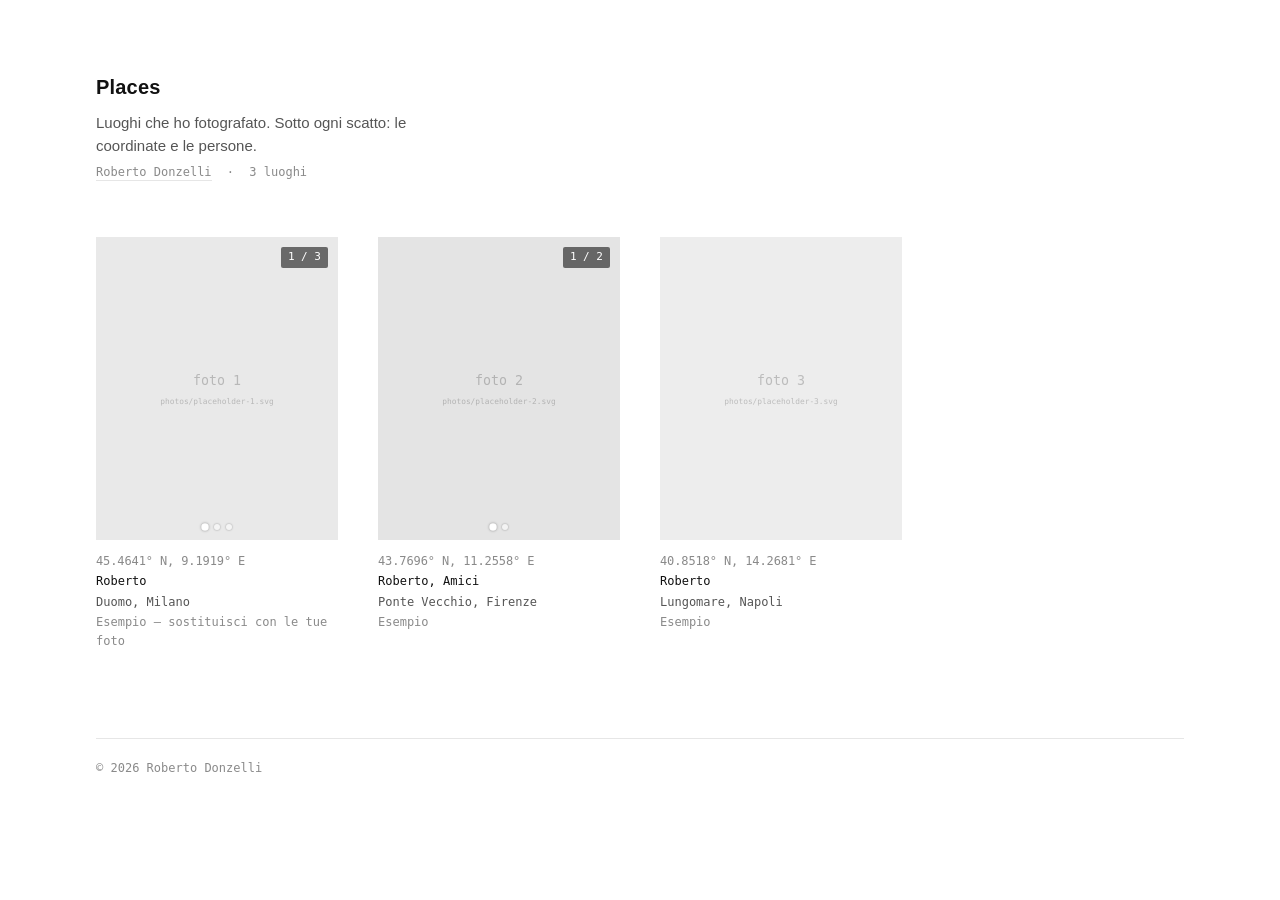
<file: index.html>
<!DOCTYPE html>
<html lang="it">
<head>
  <meta charset="UTF-8" />
  <meta name="viewport" content="width=device-width, initial-scale=1.0" />
  <title>Places — Roberto Donzelli</title>
  <meta name="description" content="Luoghi, coordinate e persone. Un archivio fotografico di Roberto Donzelli." />
  <meta name="color-scheme" content="light dark" />

  <!-- Open Graph -->
  <meta property="og:title" content="Places — Roberto Donzelli" />
  <meta property="og:description" content="Luoghi, coordinate e persone." />
  <meta property="og:type" content="website" />
  <meta property="og:url" content="https://robertodonzelli.it/places" />

  <link rel="icon" href="data:image/svg+xml,<svg xmlns='http://www.w3.org/2000/svg' viewBox='0 0 100 100'><text y='.9em' font-size='90'>📍</text></svg>" />
  <link rel="stylesheet" href="styles.css" />
</head>
<body>
  <main class="wrap">
    <header class="masthead">
      <h1>Places</h1>
      <p class="lede">
        Luoghi che ho fotografato. Sotto ogni scatto: le coordinate e le persone.
      </p>
      <p class="byline">
        <a href="https://robertodonzelli.it">Roberto Donzelli</a>
        <span class="sep">·</span>
        <span id="count" class="count"></span>
      </p>
    </header>

    <section id="grid" class="grid" aria-label="Galleria dei luoghi">
      <!-- Le miniature vengono generate da places.js a partire da data/places.json -->
    </section>

    <footer class="foot">
      <span>© <span id="year"></span> Roberto Donzelli</span>
    </footer>
  </main>

  <!-- Lightbox -->
  <div id="lightbox" class="lightbox" role="dialog" aria-modal="true" aria-hidden="true">
    <button class="lightbox__close" aria-label="Chiudi">&times;</button>
    <button class="lightbox__nav lightbox__nav--prev" aria-label="Foto precedente">&#8249;</button>
    <button class="lightbox__nav lightbox__nav--next" aria-label="Foto successiva">&#8250;</button>
    <figure class="lightbox__figure">
      <img id="lightbox-img" alt="" />
      <figcaption id="lightbox-caption" class="lightbox__caption"></figcaption>
    </figure>
  </div>

  <!-- I tuoi luoghi: modifica SOLO questo file per aggiungere foto -->
  <script src="data/places.js" defer></script>
  <script src="places.js" defer></script>
</body>
</html>
</file>
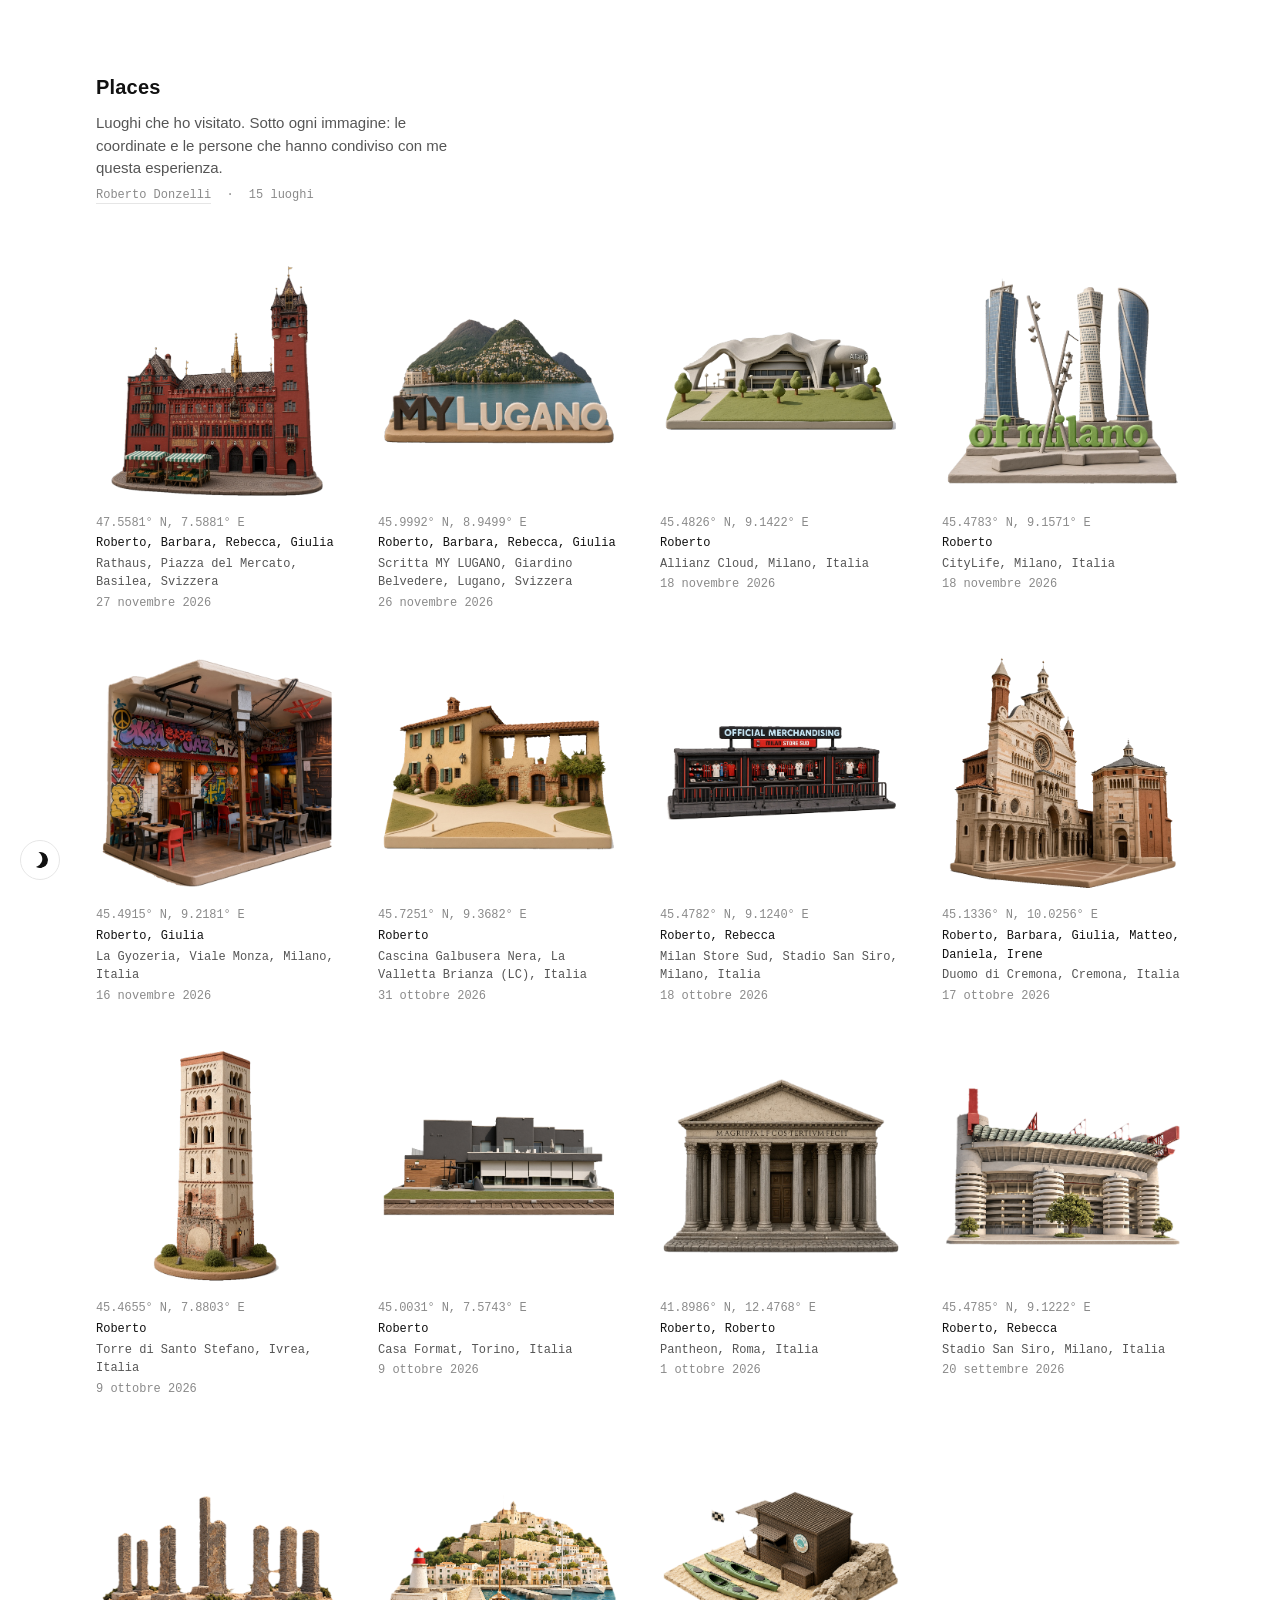
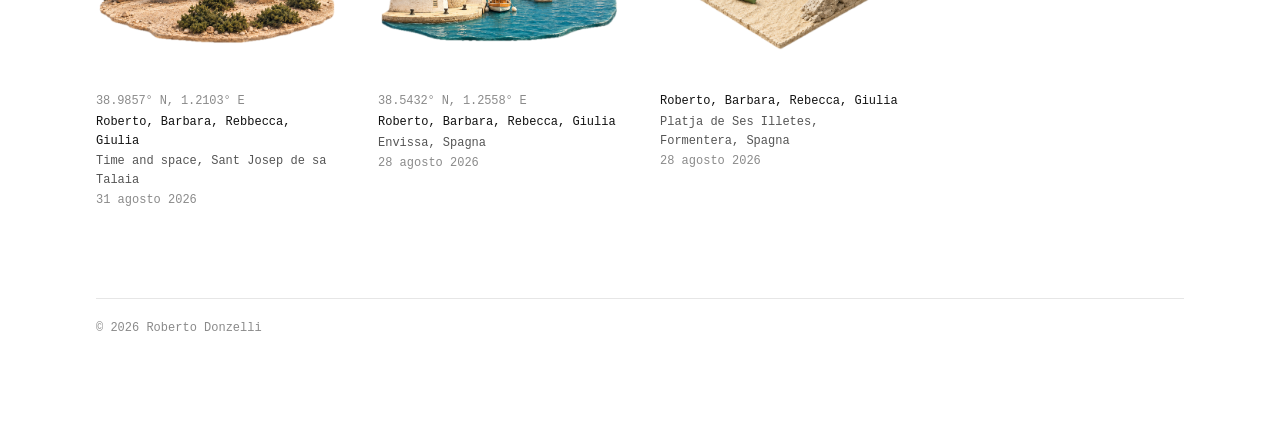
<file: places/index.html>
<!DOCTYPE html>
<html lang="it">
<head>
  <meta charset="UTF-8" />
  <meta name="viewport" content="width=device-width, initial-scale=1.0" />
  <title>Places — Roberto Donzelli</title>
  <meta name="description" content="Luoghi, coordinate e persone. Un archivio fotografico di Roberto Donzelli." />
  <meta name="color-scheme" content="light dark" />
  <script>
    // Imposta il tema prima del rendering per evitare il "lampo" (default: chiaro)
    (function () {
      var t = "light";
      try { t = localStorage.getItem("places-theme") || "light"; } catch (e) {}
      document.documentElement.setAttribute("data-theme", t === "dark" ? "dark" : "light");
    })();
  </script>

  <!-- Open Graph -->
  <meta property="og:title" content="Places — Roberto Donzelli" />
  <meta property="og:description" content="Luoghi, coordinate e persone." />
  <meta property="og:type" content="website" />
  <meta property="og:url" content="https://robertodonzelli.it/places" />

  <link rel="icon" href="data:image/svg+xml,<svg xmlns='http://www.w3.org/2000/svg' viewBox='0 0 100 100'><text y='.9em' font-size='90'>📍</text></svg>" />
  <link rel="stylesheet" href="styles.css" />
</head>
<body>
  <main class="wrap">
    <header class="masthead">
      <h1>Places</h1>
      <p class="lede">
        Luoghi che ho visitato. Sotto ogni immagine: le coordinate e le persone che hanno condiviso con me questa esperienza.
      </p>
      <p class="byline">
        <a href="https://robertodonzelli.it">Roberto Donzelli</a>
        <span class="sep">·</span>
        <span id="count" class="count"></span>
      </p>
    </header>

    <section id="grid" class="grid" aria-label="Galleria dei luoghi">
      <!-- Le miniature vengono generate da places.js a partire da data/places.json -->
    </section>

    <footer class="foot">
      <span>© <span id="year"></span> Roberto Donzelli</span>
    </footer>
  </main>

  <button id="theme-toggle" class="theme-toggle" type="button" aria-label="Cambia tema chiaro/scuro" title="Chiaro / scuro">
    <span class="theme-toggle__icon" aria-hidden="true"></span>
  </button>

  <!-- Lightbox -->
  <div id="lightbox" class="lightbox" role="dialog" aria-modal="true" aria-hidden="true">
    <button class="lightbox__close" aria-label="Chiudi">&times;</button>
    <button class="lightbox__nav lightbox__nav--prev" aria-label="Foto precedente">&#8249;</button>
    <button class="lightbox__nav lightbox__nav--next" aria-label="Foto successiva">&#8250;</button>
    <figure class="lightbox__figure">
      <img id="lightbox-img" alt="" />
      <figcaption id="lightbox-caption" class="lightbox__caption"></figcaption>
    </figure>
  </div>

  <!-- I luoghi sono in data/places.json (gestiti dal pannello /places/admin) -->
  <script src="places.js" defer></script>
</body>
</html>
</file>
<file: styles.css>
:root {
  --bg: #ffffff;
  --fg: #111111;
  --muted: #8a8a8a;
  --muted-strong: #555555;
  --line: #e6e6e6;
  --accent: #111111;
  --thumb-bg: #f3f3f3;
  --maxw: 1120px;
  --gap: 40px;
  --mono: ui-monospace, "SF Mono", "SFMono-Regular", Menlo, Consolas, "Roboto Mono", monospace;
  --sans: -apple-system, BlinkMacSystemFont, "Segoe UI", Roboto, Helvetica, Arial, sans-serif;
}

:root:not([data-theme="light"]) {
  @media (prefers-color-scheme: dark) {
    --bg: #0d0d0d;
    --fg: #ededed;
    --muted: #7d7d7d;
    --muted-strong: #a8a8a8;
    --line: #232323;
    --accent: #ededed;
    --thumb-bg: #1a1a1a;
  }
}

:root[data-theme="dark"] {
  --bg: #0d0d0d;
  --fg: #ededed;
  --muted: #7d7d7d;
  --muted-strong: #a8a8a8;
  --line: #232323;
  --accent: #ededed;
  --thumb-bg: #1a1a1a;
}

* { box-sizing: border-box; }

html { -webkit-text-size-adjust: 100%; }

body {
  margin: 0;
  background: var(--bg);
  color: var(--fg);
  font-family: var(--sans);
  font-size: 15px;
  line-height: 1.5;
  -webkit-font-smoothing: antialiased;
  text-rendering: optimizeLegibility;
}

a { color: inherit; }

.wrap {
  max-width: var(--maxw);
  margin: 0 auto;
  padding: 72px 16px 96px;
}

/* ---------- Masthead ---------- */
.masthead { margin-bottom: 56px; }

.masthead h1 {
  font-size: 20px;
  font-weight: 600;
  letter-spacing: 0.01em;
  margin: 0 0 10px;
}

.lede {
  margin: 0 0 6px;
  max-width: 46ch;
  color: var(--muted-strong);
}

.byline {
  margin: 0;
  font-family: var(--mono);
  font-size: 12px;
  color: var(--muted);
}

.byline a {
  text-decoration: none;
  border-bottom: 1px solid var(--line);
  padding-bottom: 1px;
}
.byline a:hover { border-color: var(--fg); }

.sep { margin: 0 8px; }

/* ---------- Grid ---------- */
.grid {
  display: grid;
  grid-template-columns: repeat(auto-fill, minmax(220px, 1fr));
  gap: var(--gap);
}

.place { margin: 0; }

/* ---------- Carosello (piu' foto per luogo, scorribili) ---------- */
.carousel {
  position: relative;
  width: 100%;
  aspect-ratio: 4 / 5;
  background: var(--thumb-bg);
  overflow: hidden;
}

.carousel__strip {
  display: flex;
  width: 100%;
  height: 100%;
  overflow-x: auto;
  overflow-y: hidden;
  scroll-snap-type: x mandatory;
  -webkit-overflow-scrolling: touch;
  scrollbar-width: none;
}
.carousel__strip::-webkit-scrollbar { display: none; }

.carousel__slide {
  flex: 0 0 100%;
  width: 100%;
  height: 100%;
  scroll-snap-align: center;
  border: 0;
  padding: 0;
  margin: 0;
  background: var(--thumb-bg);
  cursor: pointer;
  overflow: hidden;
}

.carousel__slide img {
  width: 100%;
  height: 100%;
  object-fit: cover;
  display: block;
  transition: transform 0.5s cubic-bezier(0.2, 0.8, 0.2, 1), opacity 0.4s ease;
  opacity: 0;
}
.carousel__slide img.is-loaded { opacity: 1; }
.carousel:hover .carousel__slide img { transform: scale(1.03); }

.carousel__counter {
  position: absolute;
  top: 10px;
  right: 10px;
  font-family: var(--mono);
  font-size: 11px;
  color: #fff;
  background: rgba(0, 0, 0, 0.55);
  padding: 2px 7px;
  border-radius: 2px;
  pointer-events: none;
}

.carousel__dots {
  position: absolute;
  bottom: 10px;
  left: 0;
  right: 0;
  display: flex;
  gap: 6px;
  justify-content: center;
  pointer-events: auto;
}

.carousel__dot {
  width: 6px;
  height: 6px;
  padding: 0;
  border: 0;
  border-radius: 50%;
  background: rgba(255, 255, 255, 0.55);
  box-shadow: 0 0 2px rgba(0, 0, 0, 0.4);
  cursor: pointer;
  transition: background 0.2s ease, transform 0.2s ease;
}
.carousel__dot.is-active {
  background: #fff;
  transform: scale(1.25);
}

.place__meta {
  margin-top: 12px;
  font-family: var(--mono);
  font-size: 12px;
  line-height: 1.55;
}

.place__coords {
  color: var(--muted);
  text-decoration: none;
  letter-spacing: -0.01em;
}
.place__coords:hover { color: var(--fg); }

.place__people {
  color: var(--fg);
  margin-top: 2px;
}

.place__where {
  color: var(--muted-strong);
  margin-top: 2px;
}

.place__date {
  color: var(--muted);
  margin-top: 2px;
}

/* ---------- Footer ---------- */
.foot {
  margin-top: 88px;
  padding-top: 20px;
  border-top: 1px solid var(--line);
  font-family: var(--mono);
  font-size: 12px;
  color: var(--muted);
}

/* ---------- Lightbox ---------- */
.lightbox {
  position: fixed;
  inset: 0;
  background: color-mix(in srgb, var(--bg) 90%, transparent);
  backdrop-filter: blur(8px);
  display: none;
  align-items: center;
  justify-content: center;
  padding: 24px;
  z-index: 50;
}

.lightbox.is-open { display: flex; }

.lightbox__figure {
  margin: 0;
  max-width: min(90vw, 900px);
  max-height: 90vh;
  display: flex;
  flex-direction: column;
  align-items: center;
}

.lightbox__figure img {
  max-width: 100%;
  max-height: 78vh;
  object-fit: contain;
  background: var(--thumb-bg);
}

.lightbox__caption {
  margin-top: 14px;
  font-family: var(--mono);
  font-size: 12px;
  color: var(--muted-strong);
  text-align: center;
}
.lightbox__caption a { color: var(--muted); }

.lightbox__close {
  position: absolute;
  top: 16px;
  right: 20px;
  background: none;
  border: 0;
  color: var(--fg);
  font-size: 32px;
  line-height: 1;
  cursor: pointer;
  padding: 8px;
}

.lightbox__nav {
  position: absolute;
  top: 50%;
  transform: translateY(-50%);
  background: none;
  border: 0;
  color: var(--fg);
  font-size: 44px;
  line-height: 1;
  cursor: pointer;
  padding: 12px 18px;
  opacity: 0.6;
  transition: opacity 0.2s ease;
  z-index: 2;
}
.lightbox__nav:hover { opacity: 1; }
.lightbox__nav--prev { left: 8px; }
.lightbox__nav--next { right: 8px; }

@media (max-width: 600px) {
  .lightbox__nav { font-size: 34px; padding: 10px 12px; }
}

@media (max-width: 600px) {
  .wrap { padding: 48px 16px 72px; }
  .grid { gap: 32px; }
}
</file>
<file: places/styles.css>
/* Tema chiaro (predefinito): sfondo bianco */
:root, :root[data-theme="light"] {
  --bg: #ffffff;
  --fg: #111111;
  --muted: #8a8a8a;
  --muted-strong: #555555;
  --line: #e6e6e6;
  --accent: #111111;
  --thumb-bg: #ffffff;
  --maxw: 1120px;
  --gap: 40px;
  --mono: ui-monospace, "SF Mono", "SFMono-Regular", Menlo, Consolas, "Roboto Mono", monospace;
  --sans: -apple-system, BlinkMacSystemFont, "Segoe UI", Roboto, Helvetica, Arial, sans-serif;
}

/* Tema scuro (attivato dal pulsante): sfondo nero */
:root[data-theme="dark"] {
  --bg: #000000;
  --fg: #ededed;
  --muted: #7d7d7d;
  --muted-strong: #b0b0b0;
  --line: #222222;
  --accent: #ededed;
  --thumb-bg: #000000;
}

html { transition: none; }
body { transition: background-color 0.25s ease, color 0.25s ease; }

/* Pulsante tema, fisso in basso a sinistra */
.theme-toggle {
  position: fixed;
  left: 20px;
  bottom: 20px;
  width: 40px;
  height: 40px;
  border-radius: 50%;
  border: 1px solid var(--line);
  background: var(--bg);
  color: var(--fg);
  cursor: pointer;
  display: flex;
  align-items: center;
  justify-content: center;
  z-index: 60; /* sopra la lightbox (50): resta cliccabile anche a immagine aperta */
  transition: border-color 0.2s ease, background 0.2s ease;
}
.theme-toggle:hover { border-color: var(--fg); }

/* Icona: sole (tema chiaro) / luna (tema scuro) */
.theme-toggle__icon {
  width: 16px;
  height: 16px;
  display: block;
  position: relative;
}
/* Tema chiaro attivo → mostra la luna (clic = passa a scuro) */
:root[data-theme="light"] .theme-toggle__icon {
  border-radius: 50%;
  box-shadow: inset -5px -3px 0 0 var(--fg);
  transform: rotate(-20deg);
}
/* Tema scuro attivo → mostra il sole (clic = passa a chiaro) */
:root[data-theme="dark"] .theme-toggle__icon {
  background: var(--fg);
  border-radius: 50%;
  width: 12px;
  height: 12px;
  margin: 2px;
  box-shadow:
    0 -9px 0 -4px var(--fg), 0 9px 0 -4px var(--fg),
    -9px 0 0 -4px var(--fg), 9px 0 0 -4px var(--fg),
    6px 6px 0 -4px var(--fg), -6px -6px 0 -4px var(--fg),
    6px -6px 0 -4px var(--fg), -6px 6px 0 -4px var(--fg);
}

* { box-sizing: border-box; }

html { -webkit-text-size-adjust: 100%; }

body {
  margin: 0;
  background: var(--bg);
  color: var(--fg);
  font-family: var(--sans);
  font-size: 15px;
  line-height: 1.5;
  -webkit-font-smoothing: antialiased;
  text-rendering: optimizeLegibility;
}

a { color: inherit; }

.wrap {
  max-width: var(--maxw);
  margin: 0 auto;
  padding: 72px 16px 96px;
}

/* ---------- Masthead ---------- */
.masthead { margin-bottom: 56px; }

.masthead h1 {
  font-size: 20px;
  font-weight: 600;
  letter-spacing: 0.01em;
  margin: 0 0 10px;
}

.lede {
  margin: 0 0 6px;
  max-width: 46ch;
  color: var(--muted-strong);
}

.byline {
  margin: 0;
  font-family: var(--mono);
  font-size: 12px;
  color: var(--muted);
}

.byline a {
  text-decoration: none;
  border-bottom: 1px solid var(--line);
  padding-bottom: 1px;
}
.byline a:hover { border-color: var(--fg); }

.sep { margin: 0 8px; }

/* ---------- Grid ---------- */
.grid {
  display: grid;
  grid-template-columns: repeat(auto-fill, minmax(220px, 1fr));
  gap: var(--gap);
}

.place { margin: 0; }

/* ---------- Carosello (piu' foto per luogo, scorribili) ---------- */
.carousel {
  position: relative;
  width: 100%;
  background: var(--thumb-bg);
  overflow: hidden;
}

.carousel__strip {
  display: flex;
  width: 100%;
  overflow-x: auto;
  overflow-y: hidden;
  scroll-snap-type: x mandatory;
  -webkit-overflow-scrolling: touch;
  scrollbar-width: none;
  align-items: flex-start;
}
.carousel__strip::-webkit-scrollbar { display: none; }

.carousel__slide {
  flex: 0 0 100%;
  width: 100%;
  scroll-snap-align: center;
  border: 0;
  padding: 0;
  margin: 0;
  background: var(--thumb-bg);
  cursor: pointer;
  overflow: hidden;
  display: block;
}

/* Immagini mostrate intere, senza ritaglio (mantengono le proporzioni originali) */
.carousel__slide img {
  width: 100%;
  height: auto;
  display: block;
  transition: transform 0.5s cubic-bezier(0.2, 0.8, 0.2, 1), opacity 0.4s ease;
  opacity: 0;
}
.carousel__slide img.is-loaded { opacity: 1; }
.carousel:hover .carousel__slide img { transform: scale(1.03); }

.carousel__counter {
  position: absolute;
  top: 10px;
  right: 10px;
  font-family: var(--mono);
  font-size: 11px;
  color: #fff;
  background: rgba(0, 0, 0, 0.55);
  padding: 2px 7px;
  border-radius: 2px;
  pointer-events: none;
}

.carousel__dots {
  position: absolute;
  bottom: 10px;
  left: 0;
  right: 0;
  display: flex;
  gap: 6px;
  justify-content: center;
  pointer-events: auto;
}

.carousel__dot {
  width: 6px;
  height: 6px;
  padding: 0;
  border: 0;
  border-radius: 50%;
  background: rgba(255, 255, 255, 0.55);
  box-shadow: 0 0 2px rgba(0, 0, 0, 0.4);
  cursor: pointer;
  transition: background 0.2s ease, transform 0.2s ease;
}
.carousel__dot.is-active {
  background: #fff;
  transform: scale(1.25);
}

.place__meta {
  margin-top: 12px;
  font-family: var(--mono);
  font-size: 12px;
  line-height: 1.55;
}

.place__coords {
  color: var(--muted);
  text-decoration: none;
  letter-spacing: -0.01em;
}
.place__coords:hover { color: var(--fg); }

.place__people {
  color: var(--fg);
  margin-top: 2px;
}

.place__where {
  color: var(--muted-strong);
  margin-top: 2px;
}

.place__date {
  color: var(--muted);
  margin-top: 2px;
}

/* ---------- Footer ---------- */
.foot {
  margin-top: 88px;
  padding-top: 20px;
  border-top: 1px solid var(--line);
  font-family: var(--mono);
  font-size: 12px;
  color: var(--muted);
}

/* ---------- Lightbox ---------- */
.lightbox {
  position: fixed;
  inset: 0;
  background: color-mix(in srgb, var(--bg) 90%, transparent);
  backdrop-filter: blur(8px);
  display: none;
  align-items: center;
  justify-content: center;
  padding: 24px;
  z-index: 50;
}

.lightbox.is-open { display: flex; }

.lightbox__figure {
  margin: 0;
  max-width: min(90vw, 900px);
  max-height: 90vh;
  display: flex;
  flex-direction: column;
  align-items: center;
}

.lightbox__figure img {
  max-width: 100%;
  max-height: 78vh;
  object-fit: contain;
  background: var(--thumb-bg);
}

.lightbox__caption {
  margin-top: 14px;
  font-family: var(--mono);
  font-size: 12px;
  color: var(--muted-strong);
  text-align: center;
}
.lightbox__caption a { color: var(--muted); }

.lightbox__close {
  position: absolute;
  top: 16px;
  right: 20px;
  background: none;
  border: 0;
  color: var(--fg);
  font-size: 32px;
  line-height: 1;
  cursor: pointer;
  padding: 8px;
}

.lightbox__nav {
  position: absolute;
  top: 50%;
  transform: translateY(-50%);
  background: none;
  border: 0;
  color: var(--fg);
  font-size: 44px;
  line-height: 1;
  cursor: pointer;
  padding: 12px 18px;
  opacity: 0.6;
  transition: opacity 0.2s ease;
  z-index: 2;
}
.lightbox__nav:hover { opacity: 1; }
.lightbox__nav--prev { left: 8px; }
.lightbox__nav--next { right: 8px; }

@media (max-width: 600px) {
  .lightbox__nav { font-size: 34px; padding: 10px 12px; }
}

@media (max-width: 600px) {
  .wrap { padding: 48px 16px 72px; }
  .grid { gap: 32px; }
}
</file>
